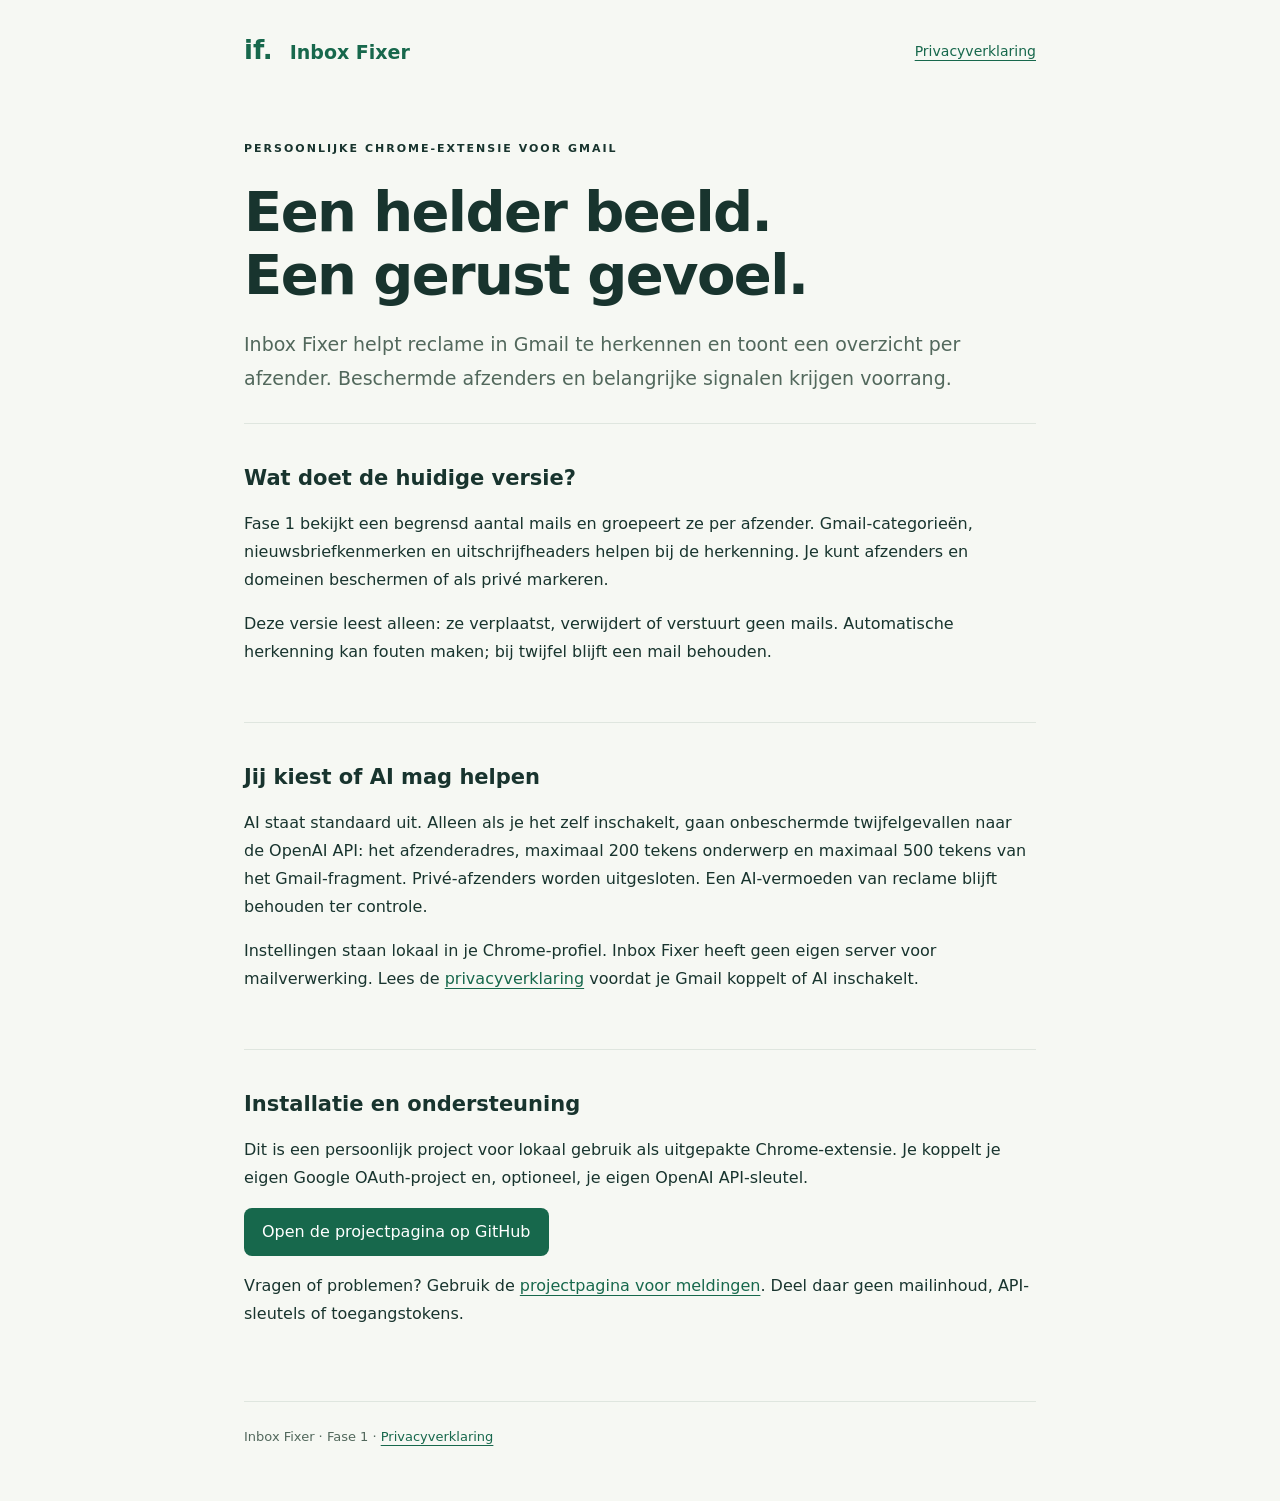
<file: index.html>
<!doctype html>
<html lang="nl">
<head>
  <meta charset="utf-8">
  <meta name="viewport" content="width=device-width, initial-scale=1">
  <meta name="description" content="Inbox Fixer: een persoonlijke Chrome-extensie om reclame in Gmail te herkennen en belangrijke mails te beschermen.">
  <title>Inbox Fixer — overzicht in je Gmail</title>
  <link rel="stylesheet" href="site.css">
</head>
<body>
  <main>
    <header><a class="brand" href="./">if. <span>Inbox Fixer</span></a><a href="privacy.html">Privacyverklaring</a></header>
    <p class="eyebrow">PERSOONLIJKE CHROME-EXTENSIE VOOR GMAIL</p>
    <h1>Een helder beeld.<br>Een gerust gevoel.</h1>
    <p class="lead">Inbox Fixer helpt reclame in Gmail te herkennen en toont een overzicht per afzender. Beschermde afzenders en belangrijke signalen krijgen voorrang.</p>
    <section>
      <h2>Wat doet de huidige versie?</h2>
      <p>Fase 1 bekijkt een begrensd aantal mails en groepeert ze per afzender. Gmail-categorieën, nieuwsbriefkenmerken en uitschrijfheaders helpen bij de herkenning. Je kunt afzenders en domeinen beschermen of als privé markeren.</p>
      <p>Deze versie leest alleen: ze verplaatst, verwijdert of verstuurt geen mails. Automatische herkenning kan fouten maken; bij twijfel blijft een mail behouden.</p>
    </section>
    <section>
      <h2>Jij kiest of AI mag helpen</h2>
      <p>AI staat standaard uit. Alleen als je het zelf inschakelt, gaan onbeschermde twijfelgevallen naar de OpenAI API: het afzenderadres, maximaal 200 tekens onderwerp en maximaal 500 tekens van het Gmail-fragment. Privé-afzenders worden uitgesloten. Een AI-vermoeden van reclame blijft behouden ter controle.</p>
      <p>Instellingen staan lokaal in je Chrome-profiel. Inbox Fixer heeft geen eigen server voor mailverwerking. Lees de <a href="privacy.html">privacyverklaring</a> voordat je Gmail koppelt of AI inschakelt.</p>
    </section>
    <section>
      <h2>Installatie en ondersteuning</h2>
      <p>Dit is een persoonlijk project voor lokaal gebruik als uitgepakte Chrome-extensie. Je koppelt je eigen Google OAuth-project en, optioneel, je eigen OpenAI API-sleutel.</p>
      <p><a class="button" href="https://github.com/arnauddeweerdt22-collab/inbox-fixer">Open de projectpagina op GitHub</a></p>
      <p>Vragen of problemen? Gebruik de <a href="https://github.com/arnauddeweerdt22-collab/inbox-fixer/issues">projectpagina voor meldingen</a>. Deel daar geen mailinhoud, API-sleutels of toegangstokens.</p>
    </section>
    <footer>Inbox Fixer · Fase 1 · <a href="privacy.html">Privacyverklaring</a></footer>
  </main>
</body>
</html>
</file>
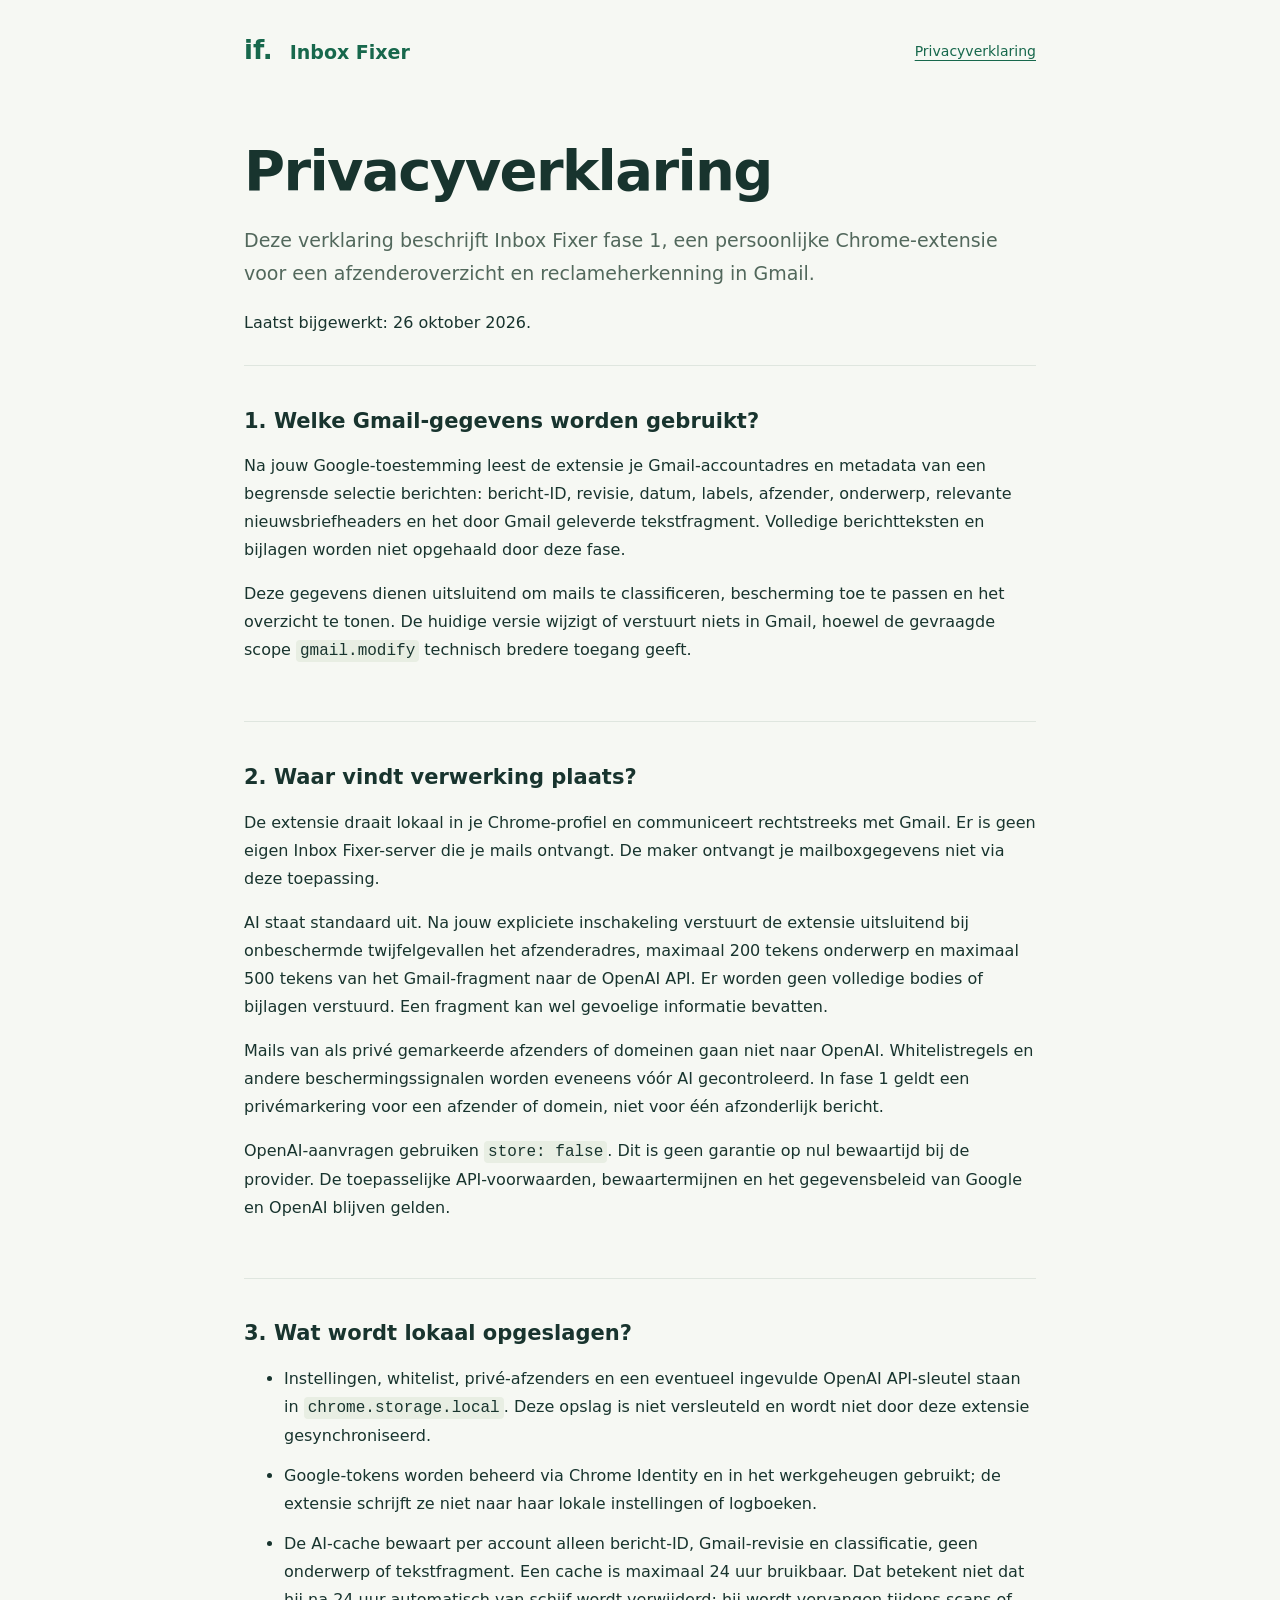
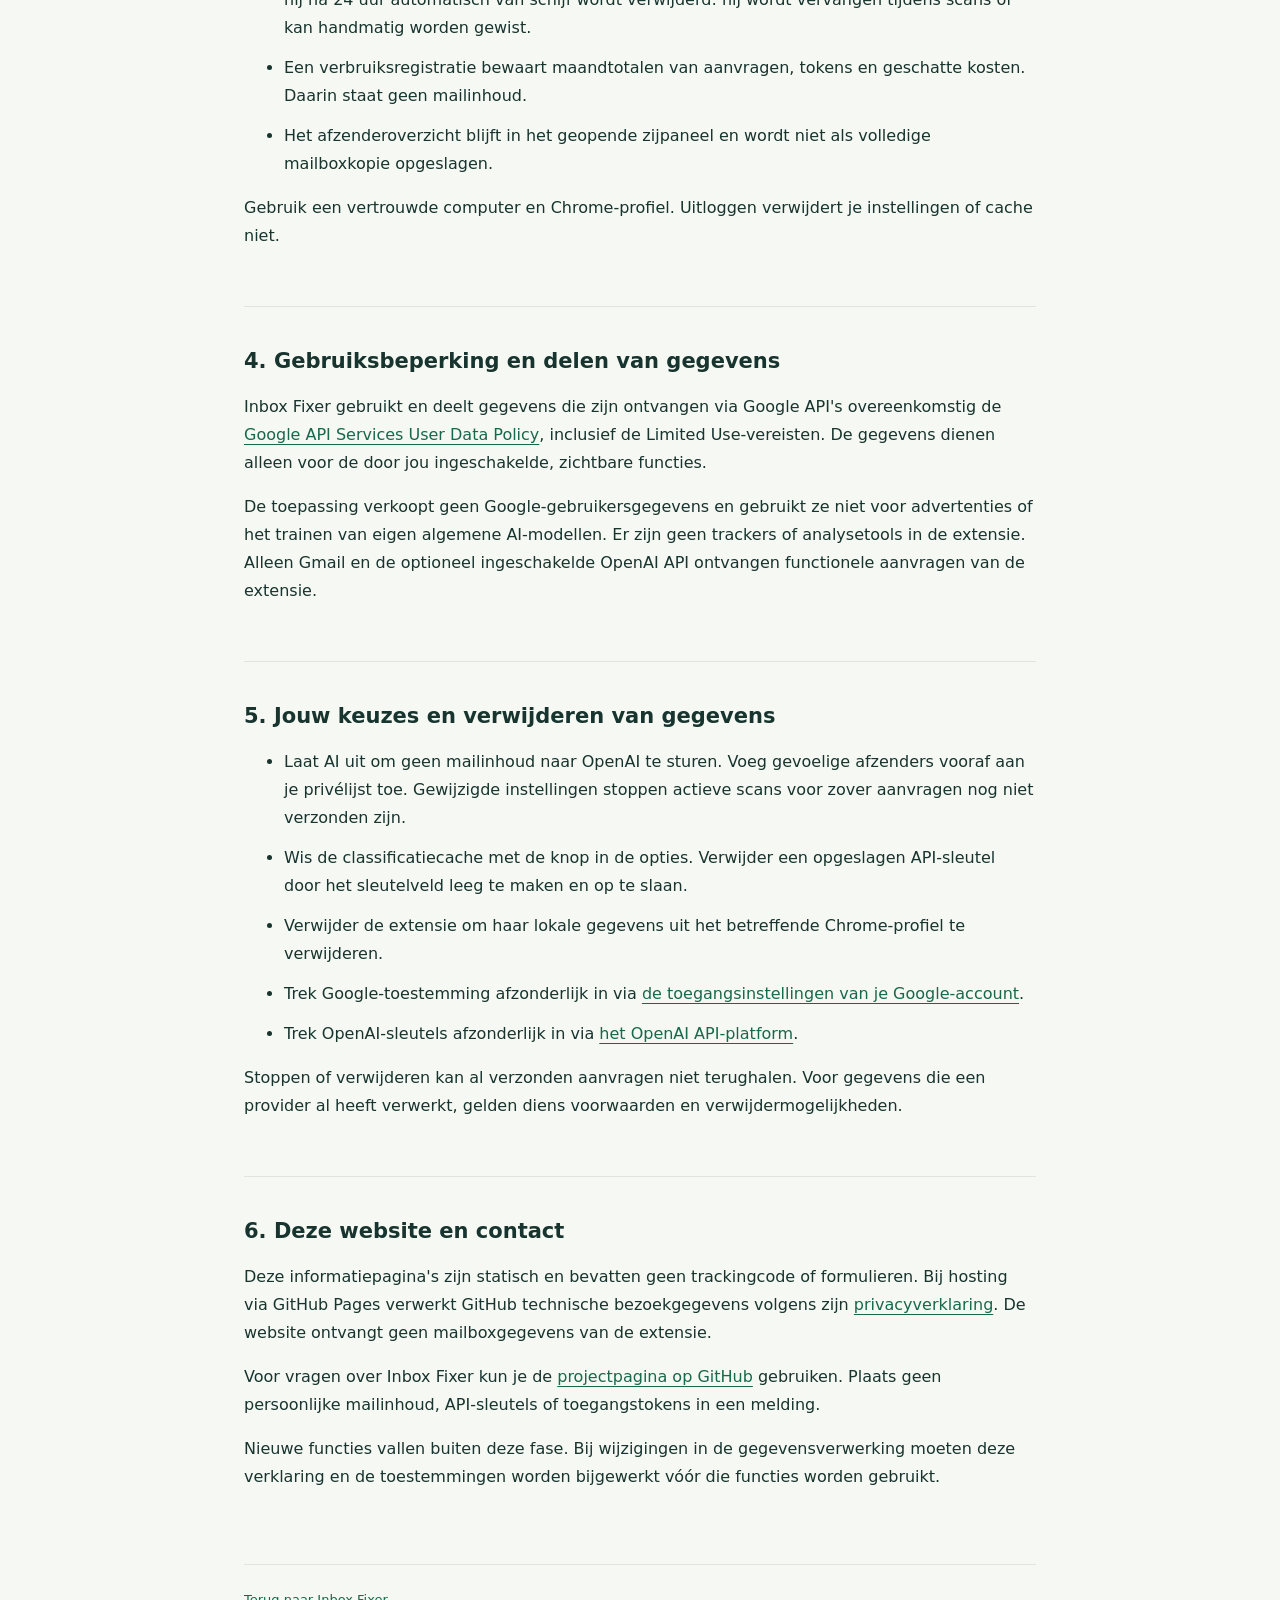
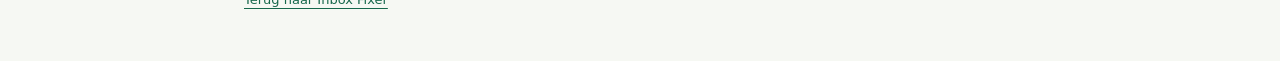
<file: privacy.html>
<!doctype html>
<html lang="nl">
<head>
  <meta charset="utf-8">
  <meta name="viewport" content="width=device-width, initial-scale=1">
  <meta name="description" content="Hoe Inbox Fixer Gmail-gegevens, lokale instellingen en optionele AI-aanvragen verwerkt.">
  <title>Privacyverklaring — Inbox Fixer</title>
  <link rel="stylesheet" href="site.css">
</head>
<body>
  <main>
    <header><a class="brand" href="./">if. <span>Inbox Fixer</span></a><a href="privacy.html" aria-current="page">Privacyverklaring</a></header>
    <h1>Privacyverklaring</h1>
    <p class="lead">Deze verklaring beschrijft Inbox Fixer fase 1, een persoonlijke Chrome-extensie voor een afzenderoverzicht en reclameherkenning in Gmail.</p>
    <p>Laatst bijgewerkt: 26 oktober 2026.</p>
    <section>
      <h2>1. Welke Gmail-gegevens worden gebruikt?</h2>
      <p>Na jouw Google-toestemming leest de extensie je Gmail-accountadres en metadata van een begrensde selectie berichten: bericht-ID, revisie, datum, labels, afzender, onderwerp, relevante nieuwsbriefheaders en het door Gmail geleverde tekstfragment. Volledige berichtteksten en bijlagen worden niet opgehaald door deze fase.</p>
      <p>Deze gegevens dienen uitsluitend om mails te classificeren, bescherming toe te passen en het overzicht te tonen. De huidige versie wijzigt of verstuurt niets in Gmail, hoewel de gevraagde scope <code>gmail.modify</code> technisch bredere toegang geeft.</p>
    </section>
    <section>
      <h2>2. Waar vindt verwerking plaats?</h2>
      <p>De extensie draait lokaal in je Chrome-profiel en communiceert rechtstreeks met Gmail. Er is geen eigen Inbox Fixer-server die je mails ontvangt. De maker ontvangt je mailboxgegevens niet via deze toepassing.</p>
      <p>AI staat standaard uit. Na jouw expliciete inschakeling verstuurt de extensie uitsluitend bij onbeschermde twijfelgevallen het afzenderadres, maximaal 200 tekens onderwerp en maximaal 500 tekens van het Gmail-fragment naar de OpenAI API. Er worden geen volledige bodies of bijlagen verstuurd. Een fragment kan wel gevoelige informatie bevatten.</p>
      <p>Mails van als privé gemarkeerde afzenders of domeinen gaan niet naar OpenAI. Whitelistregels en andere beschermingssignalen worden eveneens vóór AI gecontroleerd. In fase 1 geldt een privémarkering voor een afzender of domein, niet voor één afzonderlijk bericht.</p>
      <p>OpenAI-aanvragen gebruiken <code>store: false</code>. Dit is geen garantie op nul bewaartijd bij de provider. De toepasselijke API-voorwaarden, bewaartermijnen en het gegevensbeleid van Google en OpenAI blijven gelden.</p>
    </section>
    <section>
      <h2>3. Wat wordt lokaal opgeslagen?</h2>
      <ul>
        <li>Instellingen, whitelist, privé-afzenders en een eventueel ingevulde OpenAI API-sleutel staan in <code>chrome.storage.local</code>. Deze opslag is niet versleuteld en wordt niet door deze extensie gesynchroniseerd.</li>
        <li>Google-tokens worden beheerd via Chrome Identity en in het werkgeheugen gebruikt; de extensie schrijft ze niet naar haar lokale instellingen of logboeken.</li>
        <li>De AI-cache bewaart per account alleen bericht-ID, Gmail-revisie en classificatie, geen onderwerp of tekstfragment. Een cache is maximaal 24 uur bruikbaar. Dat betekent niet dat hij na 24 uur automatisch van schijf wordt verwijderd: hij wordt vervangen tijdens scans of kan handmatig worden gewist.</li>
        <li>Een verbruiksregistratie bewaart maandtotalen van aanvragen, tokens en geschatte kosten. Daarin staat geen mailinhoud.</li>
        <li>Het afzenderoverzicht blijft in het geopende zijpaneel en wordt niet als volledige mailboxkopie opgeslagen.</li>
      </ul>
      <p>Gebruik een vertrouwde computer en Chrome-profiel. Uitloggen verwijdert je instellingen of cache niet.</p>
    </section>
    <section>
      <h2>4. Gebruiksbeperking en delen van gegevens</h2>
      <p>Inbox Fixer gebruikt en deelt gegevens die zijn ontvangen via Google API's overeenkomstig de <a href="https://developers.google.com/terms/api-services-user-data-policy">Google API Services User Data Policy</a>, inclusief de Limited Use-vereisten. De gegevens dienen alleen voor de door jou ingeschakelde, zichtbare functies.</p>
      <p>De toepassing verkoopt geen Google-gebruikersgegevens en gebruikt ze niet voor advertenties of het trainen van eigen algemene AI-modellen. Er zijn geen trackers of analysetools in de extensie. Alleen Gmail en de optioneel ingeschakelde OpenAI API ontvangen functionele aanvragen van de extensie.</p>
    </section>
    <section>
      <h2>5. Jouw keuzes en verwijderen van gegevens</h2>
      <ul>
        <li>Laat AI uit om geen mailinhoud naar OpenAI te sturen. Voeg gevoelige afzenders vooraf aan je privélijst toe. Gewijzigde instellingen stoppen actieve scans voor zover aanvragen nog niet verzonden zijn.</li>
        <li>Wis de classificatiecache met de knop in de opties. Verwijder een opgeslagen API-sleutel door het sleutelveld leeg te maken en op te slaan.</li>
        <li>Verwijder de extensie om haar lokale gegevens uit het betreffende Chrome-profiel te verwijderen.</li>
        <li>Trek Google-toestemming afzonderlijk in via <a href="https://myaccount.google.com/permissions">de toegangsinstellingen van je Google-account</a>.</li>
        <li>Trek OpenAI-sleutels afzonderlijk in via <a href="https://platform.openai.com/api-keys">het OpenAI API-platform</a>.</li>
      </ul>
      <p>Stoppen of verwijderen kan al verzonden aanvragen niet terughalen. Voor gegevens die een provider al heeft verwerkt, gelden diens voorwaarden en verwijdermogelijkheden.</p>
    </section>
    <section>
      <h2>6. Deze website en contact</h2>
      <p>Deze informatiepagina's zijn statisch en bevatten geen trackingcode of formulieren. Bij hosting via GitHub Pages verwerkt GitHub technische bezoekgegevens volgens zijn <a href="https://docs.github.com/en/site-policy/privacy-policies/github-general-privacy-statement">privacyverklaring</a>. De website ontvangt geen mailboxgegevens van de extensie.</p>
      <p>Voor vragen over Inbox Fixer kun je de <a href="https://github.com/arnauddeweerdt22-collab/inbox-fixer/issues">projectpagina op GitHub</a> gebruiken. Plaats geen persoonlijke mailinhoud, API-sleutels of toegangstokens in een melding.</p>
      <p>Nieuwe functies vallen buiten deze fase. Bij wijzigingen in de gegevensverwerking moeten deze verklaring en de toestemmingen worden bijgewerkt vóór die functies worden gebruikt.</p>
    </section>
    <footer><a href="./">Terug naar Inbox Fixer</a></footer>
  </main>
</body>
</html>
</file>
<file: site.css>
:root {
  color-scheme: light;
  font: 16px/1.75 system-ui, -apple-system, BlinkMacSystemFont, "Segoe UI", sans-serif;
  background: #f6f8f3;
  color: #18342e;
}
* { box-sizing: border-box; }
body { margin: 0; }
main { max-width: 840px; margin: auto; padding: 28px 24px; }
header { display: flex; justify-content: space-between; align-items: center; gap: 20px; margin-bottom: 65px; }
header > a { font-size: 14px; }
.brand { font-size: 26px; font-weight: 750; text-decoration: none; }
.brand span { margin-left: 8px; font-size: 19px; }
.eyebrow { font-size: 11px; letter-spacing: 2px; font-weight: 650; }
h1 { font-size: clamp(34px, 7vw, 56px); line-height: 1.13; letter-spacing: -1.6px; margin: 22px 0; }
h2 { font-size: 21px; line-height: 1.3; }
.lead { font-size: 19px; color: #52685c; }
section { padding: 24px 0 12px; border-top: 1px solid #dfe6df; margin-top: 28px; }
a { color: #17684c; text-underline-offset: 4px; }
a:focus-visible { outline: 2px solid #17684c; outline-offset: 4px; }
.button { display: inline-block; padding: 10px 18px; border-radius: 8px; background: #17684c; color: white; text-decoration: none; }
code { background: #e8eee3; border-radius: 4px; padding: 2px 4px; overflow-wrap: anywhere; }
li { margin-bottom: 12px; }
footer { margin-top: 45px; border-top: 1px solid #dfe6df; padding: 24px 0; font-size: 13px; color: #52685c; }
@media (max-width: 500px) {
  main { padding: 22px 18px; }
  header { align-items: flex-start; margin-bottom: 42px; }
  header > a { font-size: 12px; }
  .brand span { font-size: 16px; }
}
</file>
